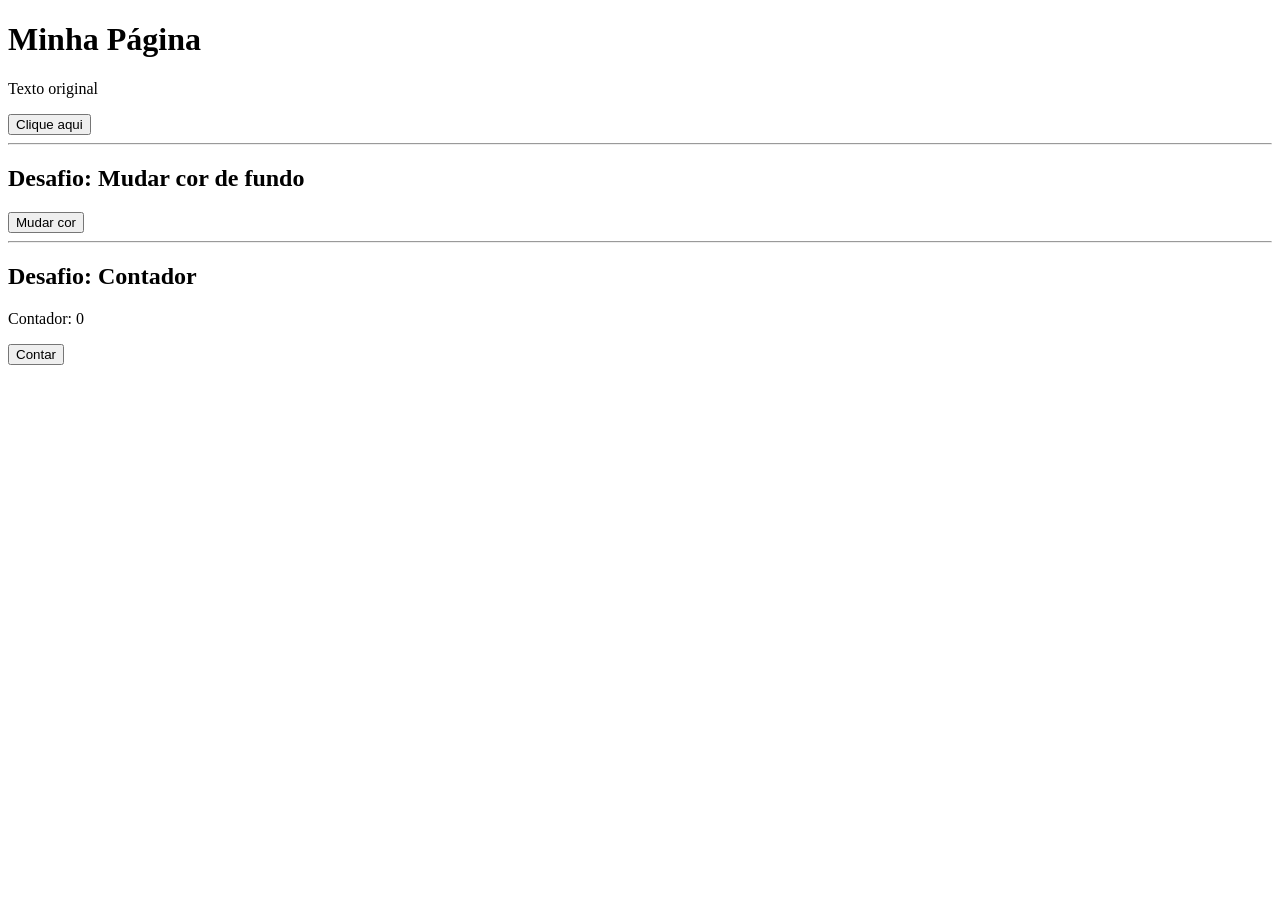
<file: atividade/index.html>
<!DOCTYPE html>
<html lang="pt-BR">
<head>
  <meta charset="UTF-8">
  <title>Trabalho DOM</title>

  <script>
    // 1. O que é DOM?
    // DOM (Document Object Model) é uma representação da página HTML em forma de árvore.
    // Ele permite que o JavaScript acesse e modifique elementos, textos e atributos da página.

    // 2. O que é um nó (node)?
    // Um nó é cada parte do DOM. Pode ser:
    // - Elemento: tags HTML (ex: <p>, <div>)
    // - Atributo: propriedades dos elementos (ex: id, class)
    // - Texto: conteúdo dentro das tags

    // 3. Métodos:
    // getElementById(): seleciona um elemento pelo ID
    // querySelector(): seleciona o PRIMEIRO elemento que corresponde a um seletor CSS
    // querySelectorAll(): seleciona TODOS os elementos que correspondem ao seletor

    // 4. innerHTML vs innerText
    // innerHTML: lê ou altera o conteúdo HTML (interpreta tags)
    // innerText: lê ou altera apenas o texto visível (não interpreta HTML)

    // 5. O que são eventos?
    // Eventos são ações que acontecem na página, como cliques ou mudanças.
    // Exemplos:
    // onclick: quando clica
    // onchange: quando um valor muda
    // onmouseover: quando passa o mouse

    function mudarTexto() {
      document.getElementById("texto").innerText = "Texto alterado!";
    }

    function mudarCor() {
      document.body.style.backgroundColor = "lightblue";
    }

    let contador = 0;
    function contar() {
      contador++;
      document.getElementById("contador").innerText = contador;
    }
  </script>
</head>

<body>

  <h1>Minha Página</h1>

  <p id="texto">Texto original</p>
  <button onclick="mudarTexto()">Clique aqui</button>

  <hr>

  <h2>Desafio: Mudar cor de fundo</h2>
  <button onclick="mudarCor()">Mudar cor</button>

  <hr>

  <h2>Desafio: Contador</h2>
  <p>Contador: <span id="contador">0</span></p>
  <button onclick="contar()">Contar</button>

</body>
</html>
</file>
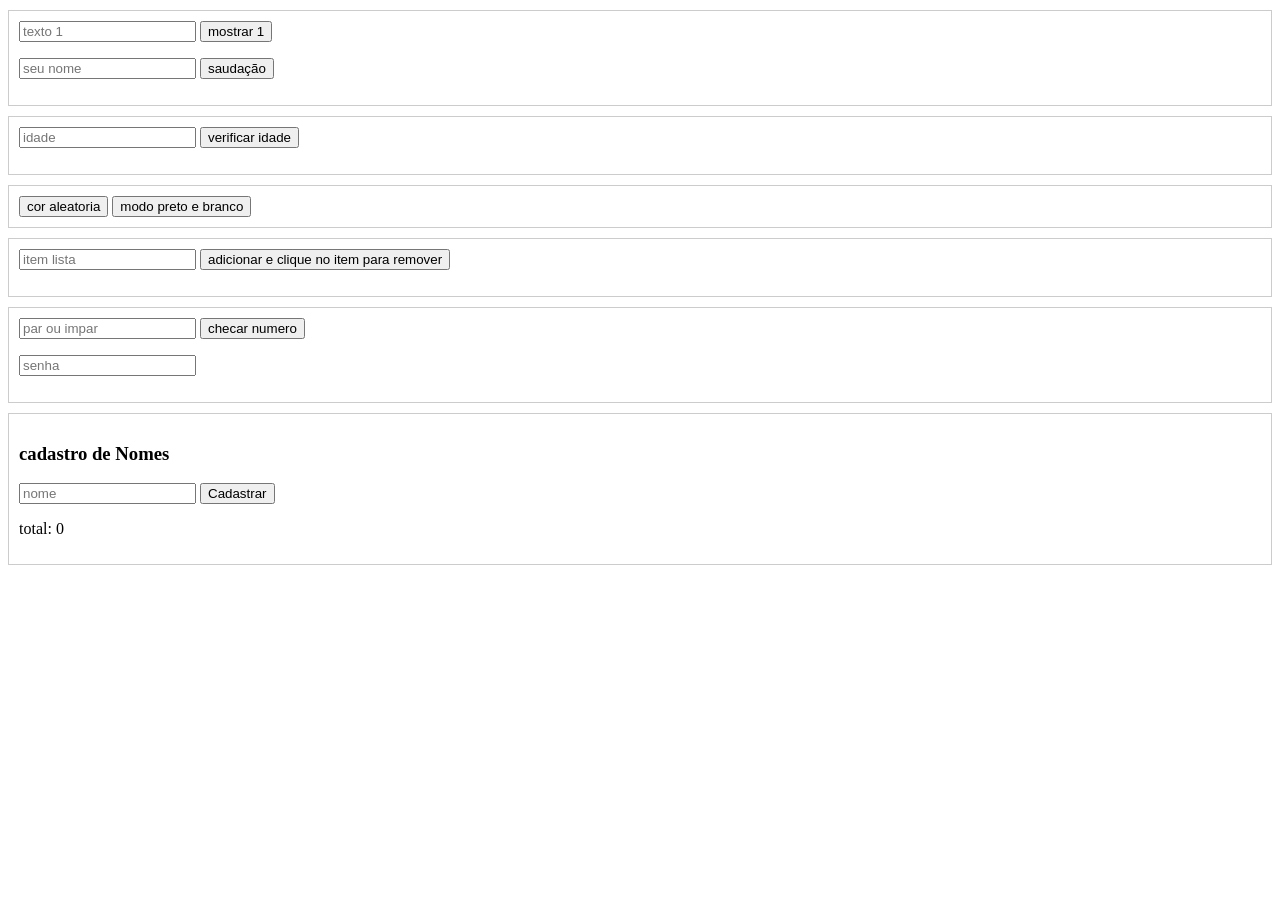
<file: atividadeiw/index.html>
<!DOCTYPE html>
<html lang="pt-br">
<head>
    <meta charset="UTF-8">
    <title>atividade iw Lucas e Vitor</title>
    <style>
        section { border: 1px solid #ccc; padding: 10px; margin: 10px 0; }
    </style>
</head>
<body>

    <section>
        <input type="text" id="input1" placeholder="texto 1">
        <button onclick="exercicio1()">mostrar 1</button>
        <p id="p1"></p>

        <input type="text" id="inputNome" placeholder="seu nome">
        <button onclick="exercicio2()">saudação</button>
        <p id="p2"></p>
    </section>

    <section>
        <input type="number" id="inputIdade" placeholder="idade">
        <button onclick="exercicio3()">verificar idade</button>
        <p id="p3"></p>
    </section>

    <section>
        <button onclick="exercicio4()">cor aleatoria</button>
        <button onclick="exercicio5()">modo preto e branco</button>
    </section>

    <section>
        <input type="text" id="inputlista" placeholder="item lista">
        <button onclick="adicionarItem()">adicionar e clique no item para remover</button>
        <ul id="minhalista"></ul>
    </section>

    <section>
        <input type="number" id="inputNum" placeholder="par ou impar">
        <button onclick="exercicio8()">checar numero</button>
        <p id="p8"></p>

        <input type="password" id="inputsenha" placeholder="senha" oninput="exercicio9()">
        <p id="p9"></p>
    </section>

    <section>
        <h3>cadastro de Nomes</h3>
        <input type="text" id="nomecadastro" placeholder="nome">
        <button onclick="cadastrarnome()">Cadastrar</button>
        <p id="contador">total: 0</p>
        <ul id="listacadastro"></ul>
    </section>

    <script src="codigo.js"></script>
</body>
</html>
</file>
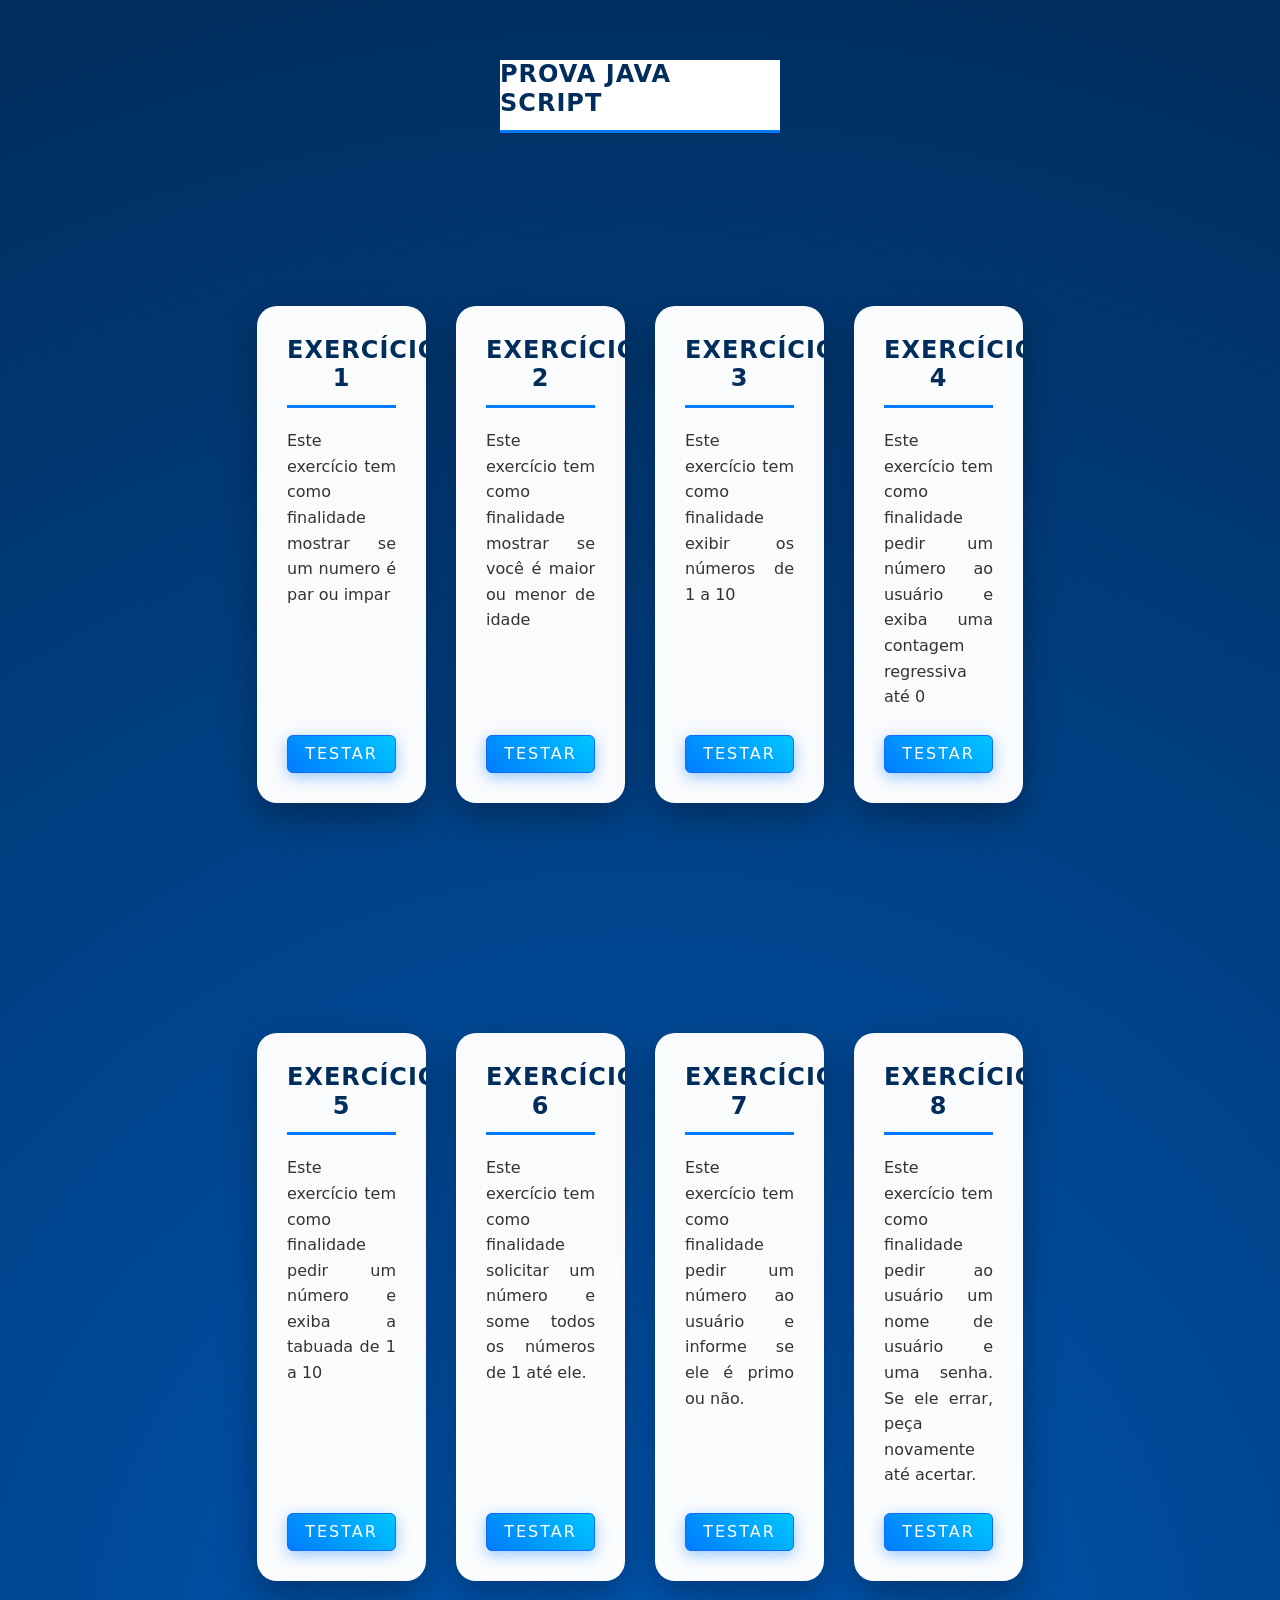
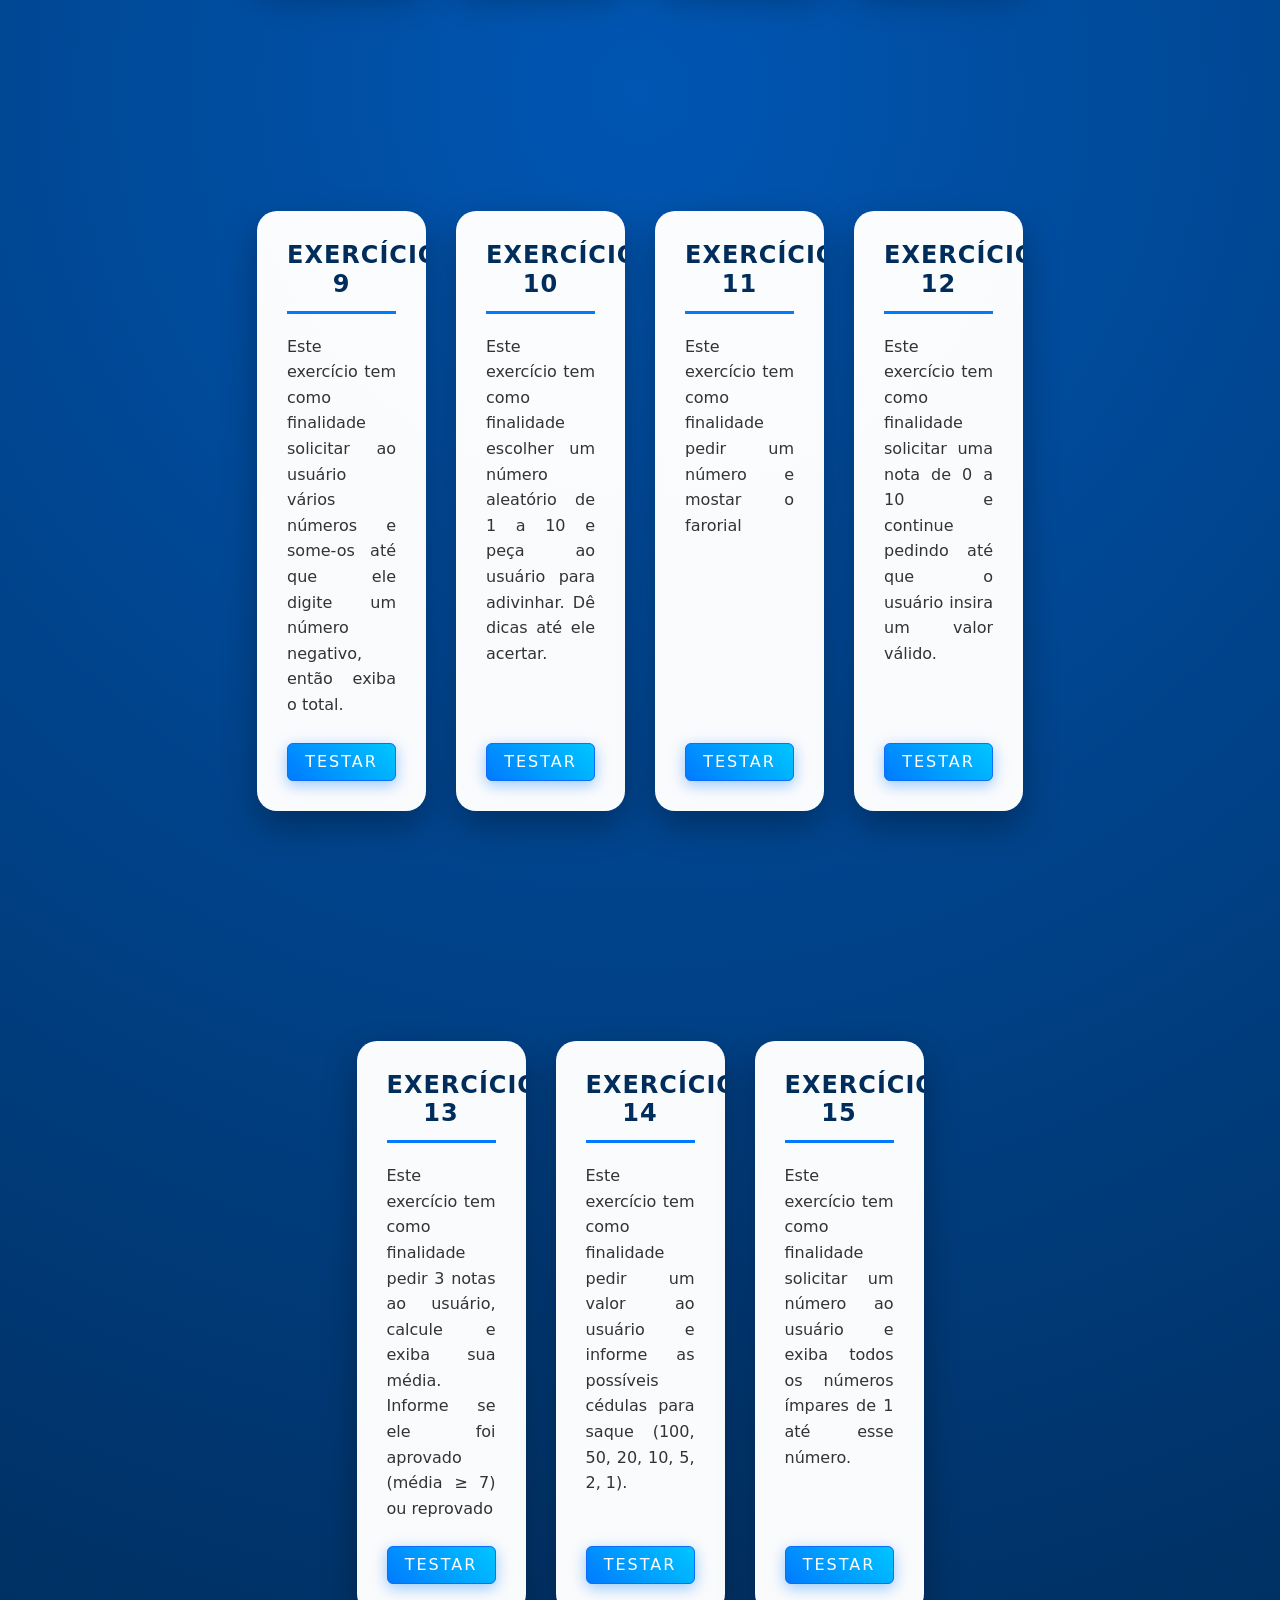
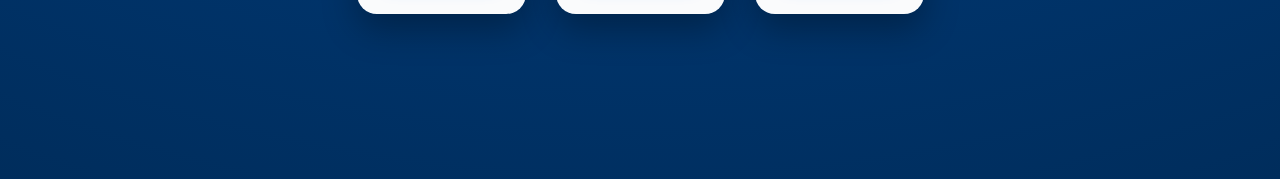
<file: prova-js/index.html>
<!DOCTYPE html>
<html lang="pt-br">

<head>
    <meta charset="UTF-8">
    <meta name="viewport" content="width=device-width, initial-scale=1.0">
    <title>Atividade JS</title>
    <link rel="stylesheet" href="style.css">
    <link rel="stylesheet" href="bootstrap-5.3.8-dist/css/bootstrap.css">
</head>

<body>
    <div class="titulo1">
         <h1 class="titulo">Prova Java Script</h1>
    </div>
   

    <div class="container text-center">
        <div class="row">
            <div class="col-md-3 border border-primary rounded">

                <div>
                    <h1 class="meutitulo">Exercício 1</h1>
                    <p class="meutexto">Este exercício tem como finalidade mostrar se um numero é par ou impar</p>
                </div>

                <button type="button" class="btn btn-primary" onclick="minhaFuncao1()">Testar</button>
                <script>
                    function minhaFuncao1() {

                        var par_impar = prompt("Me diga um número: ");
                        var resultado = parseInt(par_impar) % 2;
                        if (resultado == 0) {
                            alert("O número escolhido é par.");
                        } else {
                            alert("O número escolhido é impar.");
                        }
                    }
                </script>
            </div>
            <div class="col-md-3 border border-primary rounded">

                <div>
                    <h1 class="meutitulo">Exercício 2</h1>
                    <p class="meutexto">Este exercício tem como finalidade mostrar se você é maior ou menor de idade</p>
                </div>

                <button type="button" class="btn btn-primary" onclick="minhaFuncao2()">Testar</button>
                <script>
                    function minhaFuncao2() {

                        var idade = prompt("Qual é o seu idade?");
                        if (idade < 18) {
                            alert("Você é menor de idade");
                        } else {
                            alert("Você é maior de idade");
                        }
                    }
                </script>
            </div>
            <div class="col-md-3 border border-primary rounded">

                <div>
                    <h1 class="meutitulo">Exercício 3</h1>
                    <p class="meutexto">Este exercício tem como finalidade exibir os números de 1 a 10</p>
                </div>

                <button type="button" class="btn btn-primary" onclick="minhaFuncao3()">Testar</button>
                <script>
                    function minhaFuncao3() {

                        for (var i = 0; i < 11; i++) {
                            alert(i)
                        }
                    }
                </script>
            </div>
            <div class="col-md-3 border border-primary rounded">

                <div>
                    <h1 class="meutitulo">Exercício 4</h1>
                    <p class="meutexto">Este exercício tem como finalidade pedir um número ao usuário e exiba uma
                        contagem regressiva até 0</p>
                </div>

                <button type="button" class="btn btn-primary" onclick="minhaFuncao4()">Testar</button>
                <script>
                    function minhaFuncao4() {

                        var numero2 = prompt("Me diga um número para gerar uma ordem decrescente:");
                        while (numero2 > -1) {
                            alert(numero2);
                            numero2--;

                        }
                    }
                </script>
            </div>
        </div>
    </div>
    <div class="container text-center">
        <div class="row">
            <div class="col-md-3 border border-primary rounded">

                <div>
                    <h1 class="meutitulo">Exercício 5</h1>
                    <p class="meutexto">Este exercício tem como finalidade pedir um número e exiba a tabuada de 1 a 10
                    </p>
                </div>

                <button type="button" class="btn btn-primary" onclick="minhaFuncao5()">Testar</button>
                <script>
                    function minhaFuncao5() {

                        var numero3 = prompt("Me diga um número para mostra sua tabuada:");
                        for (var m = 1; m < 11; m++) {
                            mult = numero3 * m;
                            alert(mult);
                        }
                    }
                </script>
            </div>
            <div class="col-md-3 border border-primary rounded">

                <div>
                    <h1 class="meutitulo">Exercício 6</h1>
                    <p class="meutexto">Este exercício tem como finalidade solicitar um número e some todos os números
                        de 1 até ele.</p>
                </div>

                <button type="button" class="btn btn-primary" onclick="minhaFuncao6()">Testar</button>
                <script>
                    function minhaFuncao6() {

                        var numero4 = prompt("Me diga um número:");
                        var limite = parseInt(numero4);
                        var soma = 0;

                        for (var m = 1; m <= limite; m++) {
                            soma = soma + m;
                            alert(m);
                        }
                    }
                </script>
            </div>
            <div class="col-md-3 border border-primary rounded">

                <div>
                    <h1 class="meutitulo">Exercício 7</h1>
                    <p class="meutexto">Este exercício tem como finalidade pedir um número ao usuário e informe se ele é
                        primo ou não.</p>
                </div>

                <button type="button" class="btn btn-primary" onclick="minhaFuncao7()">Testar</button>
                <script>
                    function minhaFuncao7() {

                        var numero5 = parseInt(prompt("Digite um número para verificar se é primo:"));
                        var primo = true;

                        if (numero5 < 2) {
                            primo = false;
                        } else {
                            for (var i = 2; i < numero5; i++) {
                                if (numero5 % i === 0) {
                                    primo = false;
                                    break;
                                }
                            }
                        }

                        if (primo) {
                            alert("O número " + numero5 + " é primo!");
                        } else {
                            alert("O número " + numero5 + " não é primo.");
                        }
                    }
                </script>
            </div>
            <div class="col-md-3 border border-primary rounded">

                <div>
                    <h1 class="meutitulo">Exercício 8</h1>
                    <p class="meutexto">Este exercício tem como finalidade pedir ao usuário um nome de usuário e uma
                        senha. Se ele errar, peça novamente até acertar.
                    </p>
                </div>

                <button type="button" class="btn btn-primary" onclick="minhaFuncao8()">Testar</button>
                <script>
                    function minhaFuncao8() {

                        var usuariocerto = prompt("Digite um Nome de usuario:");
                        var senhacerta = prompt("Digite uma senha");

                        while (true) {
                            var nome = prompt("Digite o nome para logar:");
                            var senha = prompt("Digite a senha para logar:");
                            if (nome == usuariocerto) {
                                if (senha == senhacerta) {
                                    alert("Usuario logado com sucesso")
                                    break
                                }
                            }

                            else {
                                alert("Tente novamente")
                            }
                        }

                    }
                </script>
            </div>
        </div>
    </div>
    <div class="container text-center">
        <div class="row">
            <div class="col-md-3 border border-primary rounded">

                <div>
                    <h1 class="meutitulo">Exercício 9</h1>
                    <p class="meutexto">Este exercício tem como finalidade solicitar ao usuário vários números e some-os
                        até que ele digite um número negativo, então exiba o total.</p>
                </div>

                <button type="button" class="btn btn-primary" onclick="minhaFuncao9()">Testar</button>
                <script>
                    function minhaFuncao9() {

                        var somatotal = 0;
                        var continuar = true;

                        while (continuar) {
                            var numero6 = parseInt(prompt("digite um número para somar ou um número negativo para sair:"));

                            if (numero6 < 0) {
                                continuar = false;
                            } else {
                                somatotal += numero6;
                                alert("Soma atual: " + somatotal);
                            }
                        }

                        alert("O total da soma é: " + somatotal);
                    }
                </script>
            </div>
            <div class="col-md-3 border border-primary rounded">

                <div>
                    <h1 class="meutitulo">Exercício 10</h1>
                    <p class="meutexto">Este exercício tem como finalidade escolher um número aleatório de 1 a 10 e peça
                        ao usuário para adivinhar. Dê dicas até ele acertar.</p>
                </div>

                <button type="button" class="btn btn-primary" onclick="minhaFuncao10()">Testar</button>
                <script>
                    function minhaFuncao10() {

                        var numerosecreto = 7;
                        var chute;

                        alert("adivinhe o número que eu estou pensando de 1 a 10!");

                        while (chute != numerosecreto) {
                            chute = parseInt(prompt("Qual o seu chute?"));

                            if (chute > numerosecreto) {
                                alert("alto demais! tente um número menor");
                            } else if (chute < numerosecreto) {
                                alert("baixo demais! tente um número maior");
                            } else if (chute == numerosecreto) {
                                alert("ok! você acertou, o número era " + numerosecreto);
                            } else {
                                alert("valor inválido digite um número");
                            }
                        }
                    }
                </script>
            </div>
            <div class="col-md-3 border border-primary rounded">

                <div>
                    <h1 class="meutitulo">Exercício 11</h1>
                    <p class="meutexto">Este exercício tem como finalidade pedir um número e mostar o farorial
                    </p>
                </div>

                <button type="button" class="btn btn-primary" onclick="minhaFuncao11()">Testar</button>
                <script>
                    function minhaFuncao11() {

                        var numerofator = parseInt(prompt("Digite um número para calcular o fatorial:"));
                        var resultado3 = 1;

                        for (var i = 1; i <= numerofator; i++) {
                            resultado3 = resultado3 * i;
                        }
                        alert("O fatorial de " + numerofator + " é: " + resultado3);
                    }
                </script>
            </div>
            <div class="col-md-3 border border-primary rounded">

                <div>
                    <h1 class="meutitulo">Exercício 12</h1>
                    <p class="meutexto">Este exercício tem como finalidade solicitar uma nota de 0 a 10 e continue
                        pedindo até que o usuário insira um valor válido.</p>
                </div>

                <button type="button" class="btn btn-primary" onclick="minhaFuncao12()">Testar</button>
                <script>
                    function minhaFuncao12() {

                        var nota = -1;
                        while (nota < 0 || nota > 10) {
                            nota = parseFloat(prompt("digite uma nota valida 0 a 10:"));
                            if (nota < 0 || nota > 10) {
                                console.log("nota inválida! tente novamente");
                            }
                        }
                        alert("nota aceita: " + nota);

                    }
                </script>
            </div>
        </div>
    </div>
    <div class="container text-center">
        <div class="row">
            <div class="col-md-3 border border-primary rounded">

                <div>
                    <h1 class="meutitulo">Exercício 13</h1>
                    <p class="meutexto">Este exercício tem como finalidade pedir 3 notas ao usuário, calcule e exiba sua
                        média. Informe se ele foi aprovado (média ≥ 7) ou reprovado</p>
                </div>

                <button type="button" class="btn btn-primary" onclick="minhaFuncao13()">Testar</button>
                <script>
                    function minhaFuncao13() {

                        var numero7 = parseFloat(prompt("Digite a primeira nota:"));
                        var numero8 = parseFloat(prompt("Digite a segunda nota:"));
                        var numero9 = parseFloat(prompt("Digite a terceira nota:"));

                        var media = (numero7 + numero8 + numero9) / 3;
                        alert("sua média é: " + media.toFixed(2));

                        if (media >= 7) {
                            alert("aprovado!");
                        } else {
                            alert("reprovado");
                        }
                    }
                </script>
            </div>
            <div class="col-md-3 border border-primary rounded">

                <div>
                    <h1 class="meutitulo">Exercício 14</h1>
                    <p class="meutexto">Este exercício tem como finalidade pedir um valor ao usuário e informe as
                        possíveis cédulas para saque (100, 50, 20, 10, 5, 2, 1).
                    </p>
                </div>

                <button type="button" class="btn btn-primary" onclick="minhaFuncao14()">Testar</button>
                <script>
                    function minhaFuncao14() {

                        var valor = parseInt(prompt("Valor:"));
                        var numero10 = parseInt(valor / 100);
                        valor %= 100;
                        var numero11 = parseInt(valor / 50);
                        valor %= 50;
                        var numero12 = parseInt(valor / 20);
                        valor %= 20;
                        var numero13 = parseInt(valor / 10);
                        valor %= 10;
                        var numero14 = parseInt(valor / 5);
                        valor %= 5;
                        var numero15 = parseInt(valor / 2);
                        valor %= 2;
                        var numero16 = valor;
                        if (numero10 > 0) alert(numero10 + " de 100");
                        if (numero11 > 0) alert(numero11 + " de 50");
                        if (numero12 > 0) alert(numero12 + " de 20");
                        if (numero13 > 0) alert(numero13 + " de 10");
                        if (numero14 > 0) alert(numero14 + " de 5");
                        if (numero16 > 0) alert(numero16 + " de 1");
                        if (numero15 > 0) alert(numero15 + " de 2");

                    }
                </script>
            </div>
            <div class="col-md-3 border border-primary rounded">

                <div>
                    <h1 class="meutitulo">Exercício 15</h1>
                    <p class="meutexto">Este exercício tem como finalidade solicitar um número ao usuário e exiba todos
                        os números ímpares de 1 até esse número.</p>
                </div>

                <button type="button" class="btn btn-primary" onclick="minhaFuncao15()">Testar</button>
                <script>
                    function minhaFuncao15() {

                        var limite = parseInt(prompt("impares até:"));

                        for (var i = 1; i <= limite; i++) {
                            if (i % 2 !== 0) 
                            alert(i);
                        }

                    }
                </script>
            </div>
        </div>
    </div>
</body>

</html>
</file>
<file: prova-js/style.css>
body {
    background-color: #0056b3; /* Fundo azul */
    background-image: radial-gradient(circle at center, #0056b3 0%, #002d5c 100%);
    min-height: 100vh;
    padding: 60px 0;
    font-family: 'Segoe UI', Roboto, Helvetica, Arial, sans-serif;
    margin: 0;
    color: #fff;
}

.container {
    max-width: 1300px;
    margin: 0 auto 40px auto;
    padding: 0 20px;
}


.row {
    display: flex;
    flex-wrap: wrap;
    justify-content: center;
    margin-right: -15px;
    margin-left: -15px;
}

.col-md-3.border.border-primary.rounded {
    background-color: rgba(255, 255, 255, 0.98);
    border: none !important;
    border-radius: 20px !important;
    padding: 30px;
    margin: 15px;
    box-shadow: 0 15px 35px rgba(0, 0, 0, 0.3);
    transition: all 0.4s cubic-bezier(0.175, 0.885, 0.32, 1.275);
    display: flex;
    flex-direction: column;
    justify-content: space-between;
    min-height: 350px;
    

    flex: 0 0 calc(25% - 30px);
    max-width: calc(25% - 30px);
    position: relative;
    overflow: hidden;
}


.col-md-3.border.border-primary.rounded:hover {
    transform: translateY(-15px);
    box-shadow: 0 25px 50px rgba(0, 0, 0, 0.4);
}

.meutitulo {
    font-size: 24px;
    font-weight: 800;
    color: #002d5c;
    margin-bottom: 20px;
    border-bottom: 3px solid #007bff;
    padding-bottom: 12px;
    text-transform: uppercase;
    letter-spacing: 1px;
}

.titulo {
    display: flex;
    justify-content: center;
    background-color: white;
    font-size: 24px;
    font-weight: 800;
    color: #002d5c;
    border-bottom: 3px solid #007bff;
    padding-bottom: 12px;
    text-transform: uppercase;
    letter-spacing: 1px;
    width: 280px;
}

.titulo1 {
    display: flex;
    justify-content: center;
}    

.meutexto {
    text-align: justify;
    font-size: 16px;
    color: #333;
    line-height: 1.6;
    margin-bottom: 25px;
}


.btn-primary {
    background: linear-gradient(45deg, #007bff, #00c6ff);
    border: none;
    border-radius: 12px;
    padding: 14px 24px;
    font-weight: 700;
    color: white;
    text-transform: uppercase;
    letter-spacing: 2px;
    font-size: 14px;
    cursor: pointer;
    transition: all 0.3s ease;
    width: 100%;
    margin-top: auto;
    box-shadow: 0 4px 15px rgba(0, 123, 255, 0.4);
    position: relative;
    z-index: 1;
    outline: none;
}


.btn-primary:hover {
    background: linear-gradient(45deg, #0056b3, #007bff);
    transform: scale(1.05);
    box-shadow: 0 8px 25px rgba(0, 123, 255, 0.6);
    letter-spacing: 3px; 
}


.btn-primary:active {
    transform: scale(0.95);
    box-shadow: 0 2px 10px rgba(0, 123, 255, 0.4);
}


.btn-primary::after {
    content: '';
    position: absolute;
    top: 0;
    left: -100%;
    width: 100%;
    height: 100%;
    background: linear-gradient(90deg, transparent, rgba(255, 255, 255, 0.2), transparent);
    transition: 0.5s;
}

.btn-primary:hover::after {
    left: 100%;
}


@media (max-width: 1100px) {
    .col-md-3.border.border-primary.rounded {
        flex: 0 0 calc(50% - 30px);
        max-width: calc(50% - 20px);
    }
}

@media (max-width: 600px) {
    .col-md-3.border.border-primary.rounded {
        flex: 0 0 calc(100% - 30px);
        max-width: calc(100% - 30px);
    }
}
</file>
